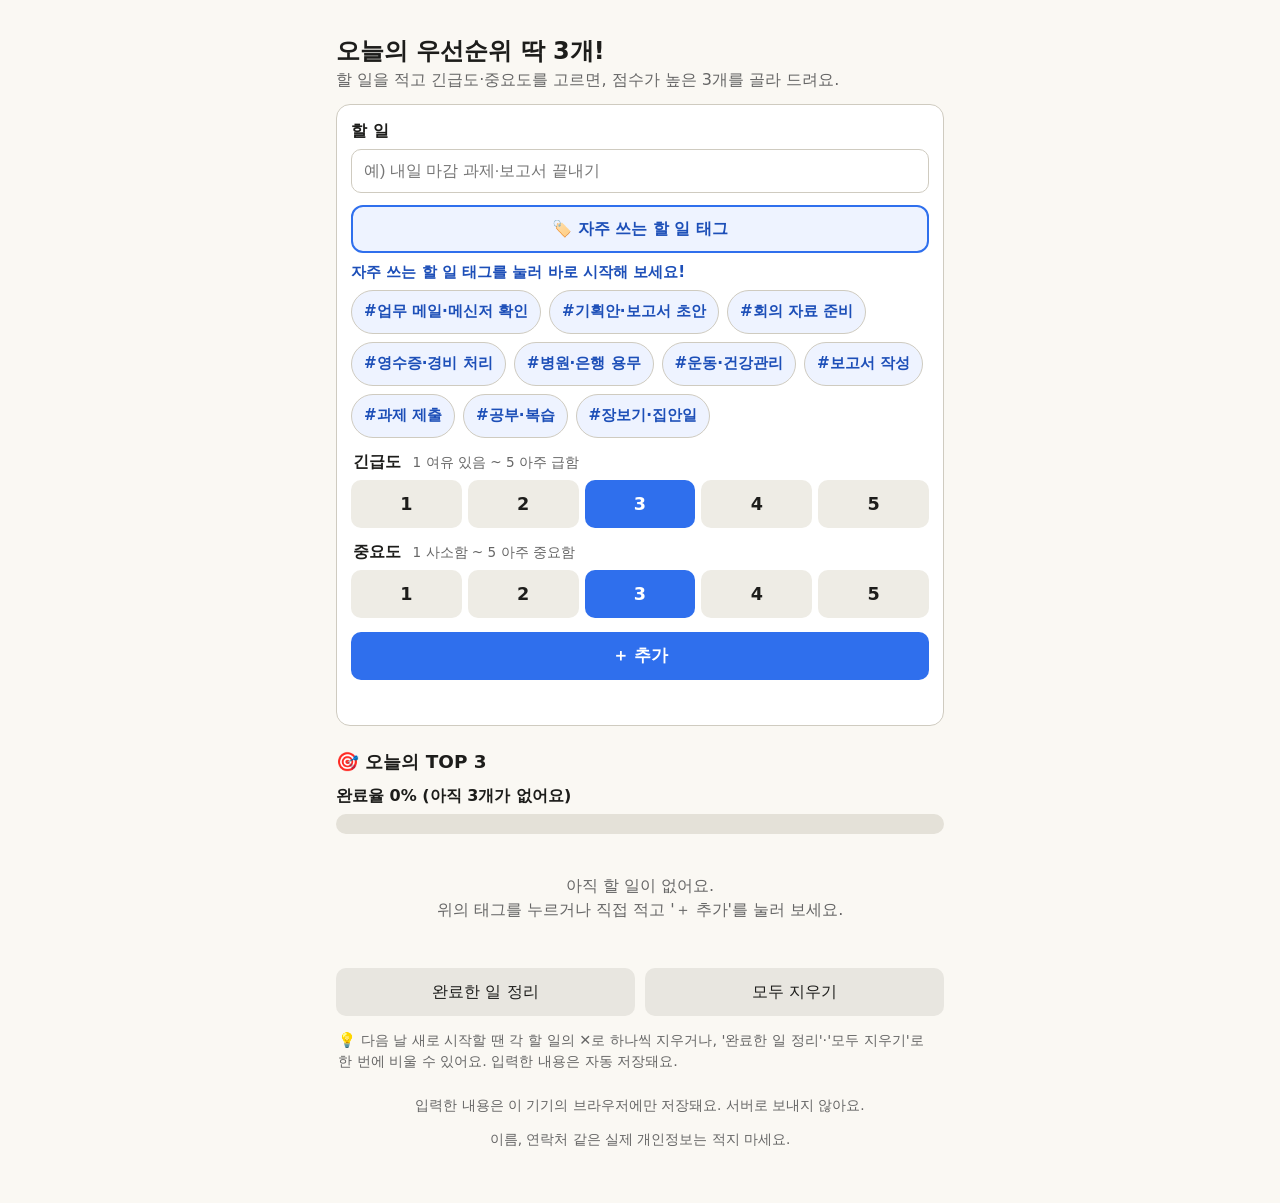
<file: index.html>
<!doctype html>
<html lang="ko">
<head>
<meta charset="utf-8">
<meta name="viewport" content="width=device-width, initial-scale=1, viewport-fit=cover">
<meta name="theme-color" content="#2f6fed">
<meta name="description" content="할 일의 긴급도와 중요도 점수로 오늘 먼저 할 3가지를 골라 주는 체크리스트">
<title>오늘의 우선순위 딱 3개!</title>
<link rel="manifest" href="manifest.webmanifest">
<link rel="icon" href="icon.svg" type="image/svg+xml">
<link rel="stylesheet" href="style.css?v=9">
</head>
<body>
<noscript><p class="noscript">이 페이지는 JavaScript가 켜져 있어야 동작해요. 브라우저 설정에서 켜 주세요.</p></noscript>

<main class="wrap">
  <header>
    <h1>오늘의 우선순위 딱 3개!</h1>
    <p class="sub">할 일을 적고 긴급도·중요도를 고르면, 점수가 높은 3개를 골라 드려요.</p>
  </header>

  <section class="card" aria-labelledby="addH">
    <h2 id="addH" class="sr-only">할 일 추가</h2>
    <form id="addForm" autocomplete="off" novalidate>
      <label for="title" class="lbl">할 일</label>
      <input id="title" name="title" type="text" maxlength="200" placeholder="예) 내일 마감 과제·보고서 끝내기" enterkeyhint="done">

      <div class="quick" id="quick">
        <button type="button" id="btnTags" class="tagbtn" aria-expanded="true" aria-controls="tagPanel">🏷️ 자주 쓰는 할 일 태그</button>
        <div id="tagPanel">
          <p id="quickGuide" class="quick-guide">자주 쓰는 할 일 태그를 눌러 바로 시작해 보세요!</p>
          <div id="tags" class="tags" role="group" aria-label="자주 쓰는 할 일 태그"></div>
        </div>
      </div>

      <fieldset>
        <legend>긴급도 <small>1 여유 있음 ~ 5 아주 급함</small></legend>
        <div class="seg">
          <label><input type="radio" name="urg" value="1"><span>1</span></label>
          <label><input type="radio" name="urg" value="2"><span>2</span></label>
          <label><input type="radio" name="urg" value="3" checked><span>3</span></label>
          <label><input type="radio" name="urg" value="4"><span>4</span></label>
          <label><input type="radio" name="urg" value="5"><span>5</span></label>
        </div>
      </fieldset>

      <fieldset>
        <legend>중요도 <small>1 사소함 ~ 5 아주 중요함</small></legend>
        <div class="seg">
          <label><input type="radio" name="imp" value="1"><span>1</span></label>
          <label><input type="radio" name="imp" value="2"><span>2</span></label>
          <label><input type="radio" name="imp" value="3" checked><span>3</span></label>
          <label><input type="radio" name="imp" value="4"><span>4</span></label>
          <label><input type="radio" name="imp" value="5"><span>5</span></label>
        </div>
      </fieldset>

      <button type="submit" class="primary">＋ 추가</button>
    </form>
    <p id="msg" class="msg" role="status" aria-live="polite"></p>
  </section>

  <section aria-labelledby="topH">
    <h2 id="topH">🎯 오늘의 TOP 3</h2>
    <div class="progress">
      <div id="progText" class="progress-text"></div>
      <div class="bar" role="progressbar" aria-valuemin="0" aria-valuemax="100" aria-valuenow="0" id="bar"><div class="fill" id="fill"></div></div>
    </div>
    <p id="notice" class="notice"></p>
    <div id="topList"></div>
  </section>

  <section id="waitSec" aria-labelledby="waitH" hidden>
    <h2 id="waitH">대기 중인 후보 <span id="waitCount"></span></h2>
    <div id="waitList"></div>
  </section>

  <section class="tools" aria-label="도구">
    <button type="button" id="btnFinished">완료한 일 정리</button>
    <button type="button" id="btnClear">모두 지우기</button>
  </section>

  <p class="hint">💡 다음 날 새로 시작할 땐 각 할 일의 ✕로 하나씩 지우거나, '완료한 일 정리'·'모두 지우기'로 한 번에 비울 수 있어요. 입력한 내용은 자동 저장돼요.</p>

  <footer>
    <p>입력한 내용은 이 기기의 브라우저에만 저장돼요. 서버로 보내지 않아요.</p>
    <p>이름, 연락처 같은 실제 개인정보는 적지 마세요.</p>
  </footer>
</main>

<script src="engine.js?v=9"></script>
<script src="app.js?v=9"></script>
</body>
</html>
</file>
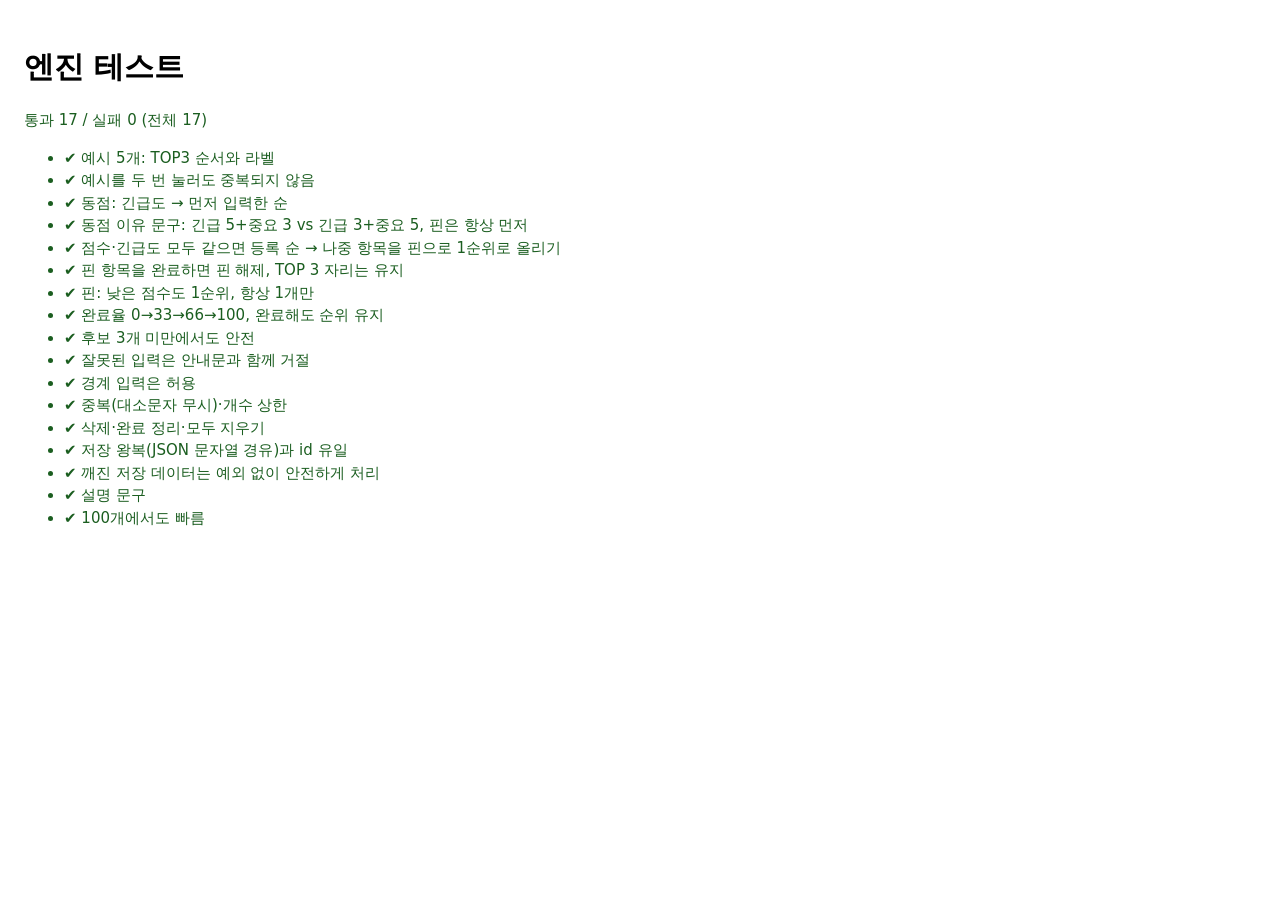
<file: tests.html>
<!doctype html>
<html lang="ko">
<head>
<meta charset="utf-8">
<meta name="viewport" content="width=device-width, initial-scale=1">
<title>엔진 테스트</title>
<style>body{font:15px/1.5 system-ui,"Malgun Gothic",sans-serif;padding:16px}.ok{color:#1b5e20}.bad{color:#b3261e;font-weight:700}</style>
</head>
<body>
<h1>엔진 테스트</h1>
<p id="summary">실행 중…</p>
<ul id="list"></ul>
<script src="engine.js"></script>
<script>
(function () {
  var E = window.Engine, results = [];
  function test(name, fn) {
    try { fn(); results.push([name, true, ""]); }
    catch (e) { results.push([name, false, String(e && e.message || e)]); }
  }
  function eq(a, b, m) {
    var x = JSON.stringify(a), y = JSON.stringify(b);
    if (x !== y) throw new Error((m || "값이 달라요") + ": " + x + " ≠ " + y);
  }
  function truthy(v, m) { if (!v) throw new Error(m || "거짓"); }
  function titles(ts) { return ts.map(function (t) { return t.title; }); }
  function samples() { var b = new E.Board(); E.fillSamples(b); return b; }
  function byTitle(b, t) { return b.tasks.filter(function (x) { return x.title === t; })[0]; }

  test("예시 5개: TOP3 순서와 라벨", function () {
    var b = new E.Board(); eq(E.fillSamples(b), 5);
    var top = b.top3();
    eq(titles(top), ["내일 마감 과제·보고서 끝내기", "병원·은행 예약 전화하기", "공과금·카드값 납부하기"]);
    eq(top.map(E.labelOf), [E.LABEL_URGENT, E.LABEL_IMPORTANT, E.LABEL_MUST]);
    eq(E.labelOf({ urgency: 3, importance: 3 }), null);    // 둘 다 3점 이하: 배지 없음
    eq(E.labelOf({ urgency: 2, importance: 4 }), E.LABEL_IMPORTANT);
    eq(E.labelOf({ urgency: 4, importance: 3 }), E.LABEL_MUST);
    eq(titles(b.waiting()), ["장보고 저녁 준비하기", "빨래·방 정리하기"]);
  });
  test("예시를 두 번 눌러도 중복되지 않음", function () {
    var b = samples(); eq(E.fillSamples(b), 0); eq(b.tasks.length, 5);
  });
  test("동점: 긴급도 → 먼저 입력한 순", function () {
    var b = new E.Board(); b.add("A", 5, 3); b.add("B", 3, 5); b.add("C", 4, 4); b.add("D", 4, 4);
    eq(titles(b.ranked()), ["A", "C", "D", "B"]);
  });
  test("동점 이유 문구: 긴급 5+중요 3 vs 긴급 3+중요 5, 핀은 항상 먼저", function () {
    var b = new E.Board(); b.add("급한 일", 5, 3); b.add("중요한 일", 3, 5);
    eq(titles(b.ranked()), ["급한 일", "중요한 일"]);
    truthy(b.reason(byTitle(b, "급한 일")).indexOf("더 급한 일이 먼저") > 0, "동점 이유");
    truthy(b.reason(byTitle(b, "중요한 일")).indexOf("더 급한 일이 먼저") < 0, "뒤 항목엔 없음");
    b.setPin(byTitle(b, "중요한 일").id, true);
    eq(titles(b.ranked()), ["중요한 일", "급한 일"]);
  });
  test("점수·긴급도 모두 같으면 등록 순 → 나중 항목을 핀으로 1순위로 올리기", function () {
    var b = new E.Board(); b.add("회의 자료 준비", 4, 3); b.add("영수증·경비 처리", 4, 3);
    eq(titles(b.ranked()), ["회의 자료 준비", "영수증·경비 처리"]);
    var second = byTitle(b, "영수증·경비 처리");
    truthy(b.setPin(second.id, true));
    eq(titles(b.ranked()), ["영수증·경비 처리", "회의 자료 준비"]);
    eq(b.reason(second).indexOf("내가 직접 고정") === 0, true);
    b.setPin(second.id, false);                       // 핀 해제 → 다시 등록 순
    eq(titles(b.ranked()), ["회의 자료 준비", "영수증·경비 처리"]);
    b.setPin(second.id, true); b.toggleDone(second.id); // 핀 항목 완료 → 핀 해제, 자리 유지
    eq(titles(b.top3())[0], "영수증·경비 처리");
  });
  test("핀 항목을 완료하면 핀 해제, TOP 3 자리는 유지", function () {
    var b = samples(); var low = byTitle(b, "빨래·방 정리하기");
    b.setPin(low.id, true); b.toggleDone(low.id);
    eq(low.pinned, false); eq(low.done, true);
    eq(b.top3()[0].title, "빨래·방 정리하기");
    eq(b.progress().done, 1);
    var b2 = E.Board.fromJSON(b.toJSON()); eq(b2.top3()[0].title, "빨래·방 정리하기");
  });
  test("핀: 낮은 점수도 1순위, 항상 1개만", function () {
    var b = samples(); var low = byTitle(b, "빨래·방 정리하기");
    truthy(b.setPin(low.id, true));
    eq(b.top3()[0].title, "빨래·방 정리하기");
    eq(b.top3().length, 3);
    truthy(titles(b.top3()).indexOf("공과금·카드값 납부하기") < 0, "3번째가 밀려나야 함");
    var other = b.tasks[0]; b.setPin(other.id, true);
    eq(b.tasks.filter(function (t) { return t.pinned; }).length, 1);
    eq(b.top3()[0].id, other.id);
    b.setPin(other.id, false);
    eq(b.top3()[0].title, "내일 마감 과제·보고서 끝내기");
    eq(b.setPin(99999, true), false);
  });
  test("완료율 0→33→66→100, 완료해도 순위 유지", function () {
    var b = samples(); eq(b.progress(), { done: 0, total: 3, pct: 0 });
    var top = b.top3(), out = [];
    top.forEach(function (t) {
      b.toggleDone(t.id); out.push(b.progress().pct);
      eq(titles(b.top3()), titles(top));
    });
    eq(out, [33, 66, 100]);
    eq(b.toggleDone(top[0].id), false); eq(b.progress().pct, 66);
  });
  test("후보 3개 미만에서도 안전", function () {
    var b = new E.Board();
    eq(b.progress(), { done: 0, total: 0, pct: 0 }); eq(b.top3(), []);
    truthy(b.notice().indexOf("추가") >= 0);
    b.add("하나", 3, 3);
    eq(b.progress().total, 1); truthy(b.notice().indexOf("더 넣으면") >= 0);
    b.toggleDone(b.tasks[0].id); eq(b.progress(), { done: 1, total: 1, pct: 100 });
  });
  test("잘못된 입력은 안내문과 함께 거절", function () {
    var bad = [["", 3, 3], ["   ", 3, 3], [null, 3, 3], [123, 3, 3], [undefined, 3, 3], [{}, 3, 3], ["ok", 0, 3], ["ok", 6, 3],
      ["ok", 3, null], ["ok", "abc", 3], ["ok", true, 3], ["ok", 2.5, 3], ["ok", NaN, 3], ["ok", Infinity, 3],
      ["가".repeat(61), 3, 3], ["\u0000\u0000", 3, 3], ["ok", [], 3], ["ok", {}, 3]];
    bad.forEach(function (a) {
      var b = new E.Board(), r = b.add(a[0], a[1], a[2]);
      truthy(!r.ok && r.msg && b.tasks.length === 0, "거절되지 않음: " + JSON.stringify(a));
    });
  });
  test("경계 입력은 허용", function () {
    var b = new E.Board();
    [["가".repeat(60), 1, 1], ["  공백   많은   이름 ", "5", "5"], ["😀 이모지", 3, 3], ["English Task", 2, 4], ["😀".repeat(60), 3, 3]]
      .forEach(function (a) { truthy(b.add(a[0], a[1], a[2]).ok, JSON.stringify(a)); });
    eq(b.tasks[1].title, "공백 많은 이름"); eq(b.tasks[1].urgency, 5);
    truthy(!b.add("😀".repeat(61), 3, 3).ok);
  });
  test("중복(대소문자 무시)·개수 상한", function () {
    var b = new E.Board(); truthy(b.add("Study", 3, 3).ok);
    var r = b.add("  study ", 3, 3); truthy(!r.ok && r.msg.indexOf("이미") >= 0);
    for (var n = 0; n < E.MAX_TASKS - 1; n++) truthy(b.add("t" + n, 3, 3).ok);
    r = b.add("overflow", 3, 3); truthy(!r.ok && r.msg.indexOf("너무 많") >= 0);
  });
  test("삭제·완료 정리·모두 지우기", function () {
    var b = samples(); b.toggleDone(b.tasks[0].id); b.toggleDone(b.tasks[1].id);
    eq(b.clearFinished(), 2); eq(b.tasks.length, 3);
    truthy(b.remove(b.tasks[0].id)); eq(b.remove(424242), false);
    b.clearAll(); eq(b.tasks.length, 0);
  });
  test("저장 왕복(JSON 문자열 경유)과 id 유일", function () {
    var b = samples(); b.setPin(b.tasks[3].id, true); b.toggleDone(b.tasks[0].id);
    var c = E.Board.fromJSON(JSON.parse(JSON.stringify(b.toJSON())));
    eq(titles(c.ranked()), titles(b.ranked()));
    eq(c.tasks.map(function (t) { return t.done; }), b.tasks.map(function (t) { return t.done; }));
    truthy(c.add("새 일", 3, 3).ok);
    var ids = c.tasks.map(function (t) { return t.id; });
    eq(new Set(ids).size, ids.length);
  });
  test("깨진 저장 데이터는 예외 없이 안전하게 처리", function () {
    var cases = [null, undefined, 5, "x", [], {}, { tasks: "x" }, { tasks: [1, null, "a"] },
      { tasks: [{ title: "", urgency: 3, importance: 3 }] },
      { tasks: [{ title: "a", urgency: 9, importance: 3 }] },
      { tasks: [{ title: "a", urgency: 3, importance: 3, id: "x" }, { title: "A", urgency: 3, importance: 3 }] },
      { tasks: [{ title: "a", urgency: 3, importance: 3, pinned: true }, { title: "b", urgency: 3, importance: 3, pinned: true }] },
      { tasks: [{ title: "a", urgency: 3, importance: 3, id: 1 }, { title: "b", urgency: 3, importance: 3, id: 1 }] }];
    cases.forEach(function (c) {
      var b = E.Board.fromJSON(c);
      truthy(b instanceof E.Board);
      truthy(b.tasks.filter(function (t) { return t.pinned; }).length <= 1, "핀 2개");
      var ids = b.tasks.map(function (t) { return t.id; });
      eq(new Set(ids).size, ids.length, "id 중복");
      b.top3(); b.progress(); b.notice();
    });
  });
  test("설명 문구", function () {
    var b = samples();
    truthy(b.reason(b.top3()[0]).indexOf("10점") >= 0);
    b.setPin(b.tasks[3].id, true); truthy(b.reason(b.tasks[3]).indexOf("고정") >= 0);
  });
  test("100개에서도 빠름", function () {
    var b = new E.Board();
    for (var n = 0; n < E.MAX_TASKS; n++) b.add("일 " + n, 1 + n % 5, 1 + (n * 3) % 5);
    var t0 = Date.now();
    for (var k = 0; k < 200; k++) { b.top3(); b.progress(); }
    truthy(Date.now() - t0 < 1000, "느림");
  });

  var fail = results.filter(function (r) { return !r[1]; }).length;
  var sum = document.getElementById("summary");
  sum.textContent = "통과 " + (results.length - fail) + " / 실패 " + fail + " (전체 " + results.length + ")";
  sum.className = fail ? "bad" : "ok";
  document.title = (fail ? "FAIL " : "PASS ") + (results.length - fail) + "/" + results.length;
  var ul = document.getElementById("list");
  results.forEach(function (r) {
    var li = document.createElement("li");
    li.textContent = (r[1] ? "✔ " : "✘ ") + r[0] + (r[2] ? " — " + r[2] : "");
    li.className = r[1] ? "ok" : "bad";
    ul.appendChild(li);
  });
})();
</script>
</body>
</html>
</file>
<file: style.css>
:root{
  --bg:#faf8f3; --card:#fff; --line:#cfcbc0; --text:#1d1d1b; --muted:#666;
  --accent:#2f6fed; --accent-dk:#1d4fb8; --ok:#2e7d32; --warn:#b26a00; --bad:#b3261e;
}
*{box-sizing:border-box}
html{-webkit-text-size-adjust:100%}
body{
  margin:0; background:var(--bg); color:var(--text);
  font:16px/1.5 system-ui,-apple-system,"Segoe UI","Malgun Gothic","Apple SD Gothic Neo","Noto Sans KR",sans-serif;
  padding:env(safe-area-inset-top) env(safe-area-inset-right) env(safe-area-inset-bottom) env(safe-area-inset-left);
  word-break:keep-all; overflow-wrap:break-word;   /* 한국어를 단어 중간에서 끊지 않음 */
}
.wrap{max-width:640px; margin:0 auto; padding:16px 16px 40px}
h1{font-size:1.5rem; margin:8px 0 2px; line-height:1.25}
h2{font-size:1.15rem; margin:22px 0 8px}
.sub{margin:0 0 12px; color:var(--muted)}
.sr-only{position:absolute; width:1px; height:1px; overflow:hidden; clip:rect(0 0 0 0); white-space:nowrap}
.noscript{background:#fde0dc; color:var(--bad); padding:12px; margin:0; text-align:center}
[hidden]{display:none !important}

.card{background:var(--card); border:1px solid var(--line); border-radius:14px; padding:14px}
.lbl,legend{font-weight:700; font-size:1rem}
legend small{font-weight:400; color:var(--muted); font-size:.85rem; margin-left:6px}
fieldset{border:0; padding:0; margin:12px 0 0}
input[type=text]{
  width:100%; margin:6px 0 0; padding:12px; font-size:1rem; /* 16px 이상: iOS 자동 확대 방지 */
  border:1px solid var(--line); border-radius:10px; background:#fff; color:var(--text);
}
input[type=text]:focus-visible,button:focus-visible,.seg input:focus-visible+span,.check input:focus-visible+.box{
  outline:3px solid #9bbcff; outline-offset:2px;
}
.seg{display:flex; gap:6px; margin-top:6px}
.seg label{flex:1}
.seg input{position:absolute; opacity:0; width:1px; height:1px}
.seg span{
  display:flex; align-items:center; justify-content:center; min-height:48px; border-radius:10px;
  background:#eeece5; font-weight:700; font-size:1.1rem; cursor:pointer; user-select:none;
  border:2px solid transparent;
}
.seg input:checked+span{background:var(--accent); color:#fff}

button{
  font:inherit; min-height:48px; padding:0 16px; border:0; border-radius:10px; background:#e8e6e0;
  color:var(--text); cursor:pointer; touch-action:manipulation;
}
button:active{filter:brightness(.92)}
button.primary{background:var(--accent); color:#fff; font-weight:700}
button.primary:active{background:var(--accent-dk)}
form .primary{width:100%; margin-top:14px; font-size:1.05rem}

.msg{min-height:1.4em; margin:10px 2px 0; font-size:.95rem; color:var(--muted)}
.msg.ok{color:var(--ok)} .msg.warn{color:var(--warn)} .msg.bad{color:var(--bad)}
.msg button{min-height:36px; margin-left:8px; padding:0 12px; font-size:.9rem}

.progress{margin:4px 0 8px}
.progress-text{font-weight:700; margin-bottom:6px}
.bar{height:20px; border-radius:10px; background:#e4e1d8; overflow:hidden}
.fill{height:100%; width:0; background:var(--accent); transition:width .35s ease}
.fill.full{background:#43a047}
.notice{margin:6px 2px 8px; color:var(--muted)}

.task{
  display:flex; align-items:center; gap:10px; background:var(--card); border:1px solid var(--line);
  border-radius:14px; padding:10px 10px 10px 12px; margin:8px 0;
}
.task.done{background:#f0efea}
.task.done .title{text-decoration:line-through; color:#999}
.task.pinned{border-color:#8f7be0}
.check{position:relative; flex:none; width:44px; height:44px; display:flex; align-items:center; justify-content:center; cursor:pointer}
.check input{position:absolute; opacity:0; width:100%; height:100%; margin:0; cursor:pointer}
.box{width:28px; height:28px; border:2px solid #8a877d; border-radius:8px; background:#fff; display:flex; align-items:center; justify-content:center; font-size:1.1rem; color:#fff}
.check input:checked+.box{background:var(--ok); border-color:var(--ok)}
.check input:checked+.box::after{content:"✓"; font-weight:700}
.body{flex:1; min-width:0}
.badges{display:flex; flex-wrap:wrap; align-items:center; gap:6px; margin-bottom:2px}
.rank{font-weight:800; color:var(--accent); min-width:1.2em}
.badge{font-size:.8rem; font-weight:700; padding:1px 8px; border-radius:999px}
.b-urgent{background:#fde0dc; color:var(--bad)}
.b-important{background:#fff1c9; color:#8a5a00}
.b-must{background:#dce8ff; color:var(--accent-dk)}
.b-pin{background:#e6e0f8; color:#4b3a99}
.title{font-size:1.05rem; font-weight:700; overflow-wrap:anywhere}
.why{font-size:.85rem; color:var(--muted)}
.acts{display:flex; flex-direction:column; gap:6px; flex:none}
.acts button{min-width:48px; min-height:44px; padding:0 8px; font-size:1rem}
.acts button.on{background:#e6e0f8}

.small{display:flex; align-items:center; gap:8px; background:var(--card); border:1px solid #e2dfd6; border-radius:12px; padding:6px 8px 6px 12px; margin:6px 0}
.small .score{font-weight:800; color:var(--muted); flex:none; min-width:2.6em}
.small .body{display:block}
.small .title{font-size:.98rem; font-weight:600}
.small .why{font-size:.8rem}
.small .acts{flex-direction:row}

.empty{text-align:center; color:var(--muted); padding:24px 8px}
.tools{display:flex; flex-wrap:wrap; gap:10px; margin-top:22px}
.tools button{flex:1 1 140px}
.tools button.confirm{background:var(--bad); color:#fff; font-weight:700}
footer{margin-top:22px; color:var(--muted); font-size:.85rem; text-align:center}

@media (min-width:640px){.wrap{padding-top:28px}}
@media (prefers-reduced-motion:reduce){.fill{transition:none}}

.quick{margin-top:12px}
.quick-guide{margin:0 0 6px; font-weight:700; font-size:.95rem; color:var(--accent-dk)}
.tags{display:flex; flex-wrap:wrap; gap:8px}
.tags button{min-height:44px; padding:6px 12px; border-radius:999px; border:1px solid var(--line); background:#eef3ff; color:var(--accent-dk); font-size:.95rem; font-weight:600; word-break:keep-all}
.tagbtn{width:100%; min-height:48px; margin-bottom:8px; border-radius:12px; border:2px solid var(--accent); background:#fff; color:var(--accent-dk); font-size:1rem; font-weight:700}
.tagbtn[aria-expanded=true]{background:#eef3ff}
.hint{margin:14px 2px 0; font-size:.9rem; color:var(--muted); word-break:keep-all}
.tags button.used{background:#e6efe6; border-color:#b9d3b9; color:#3d6b3d}
</file>
